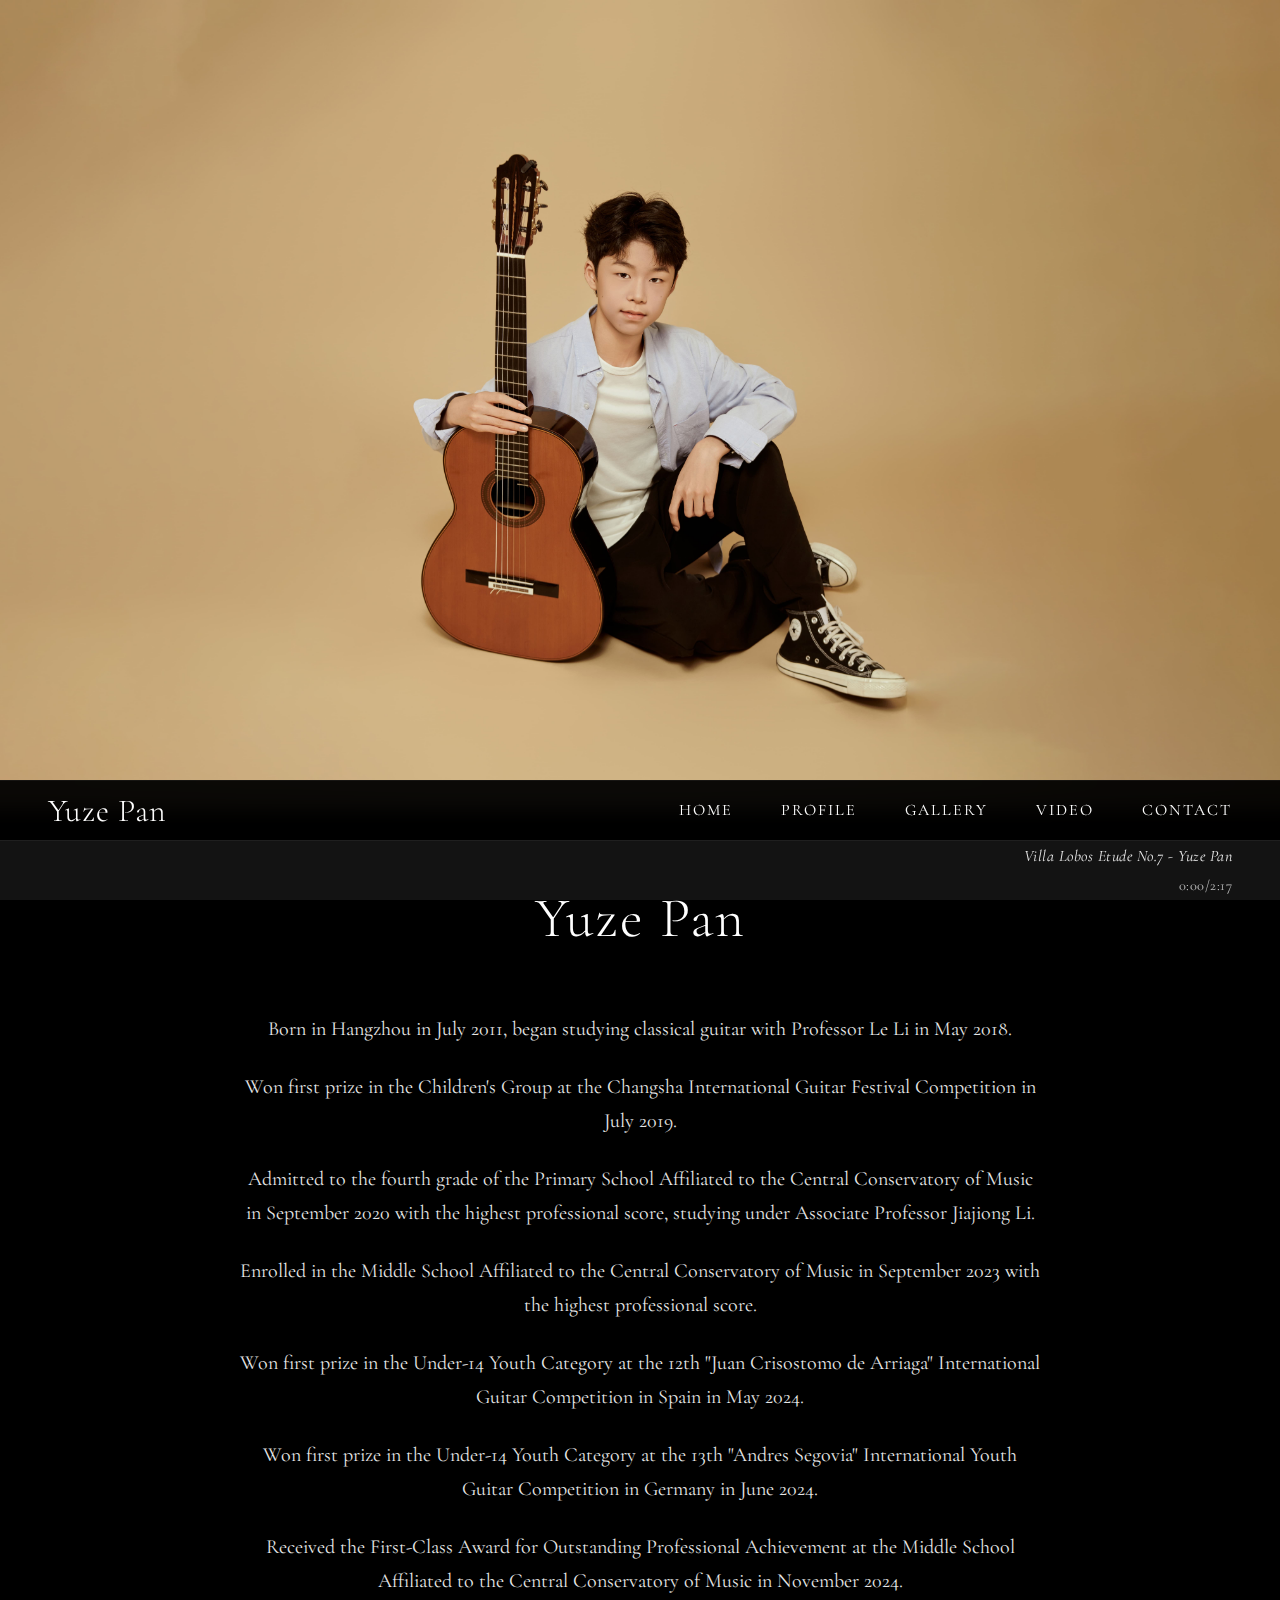
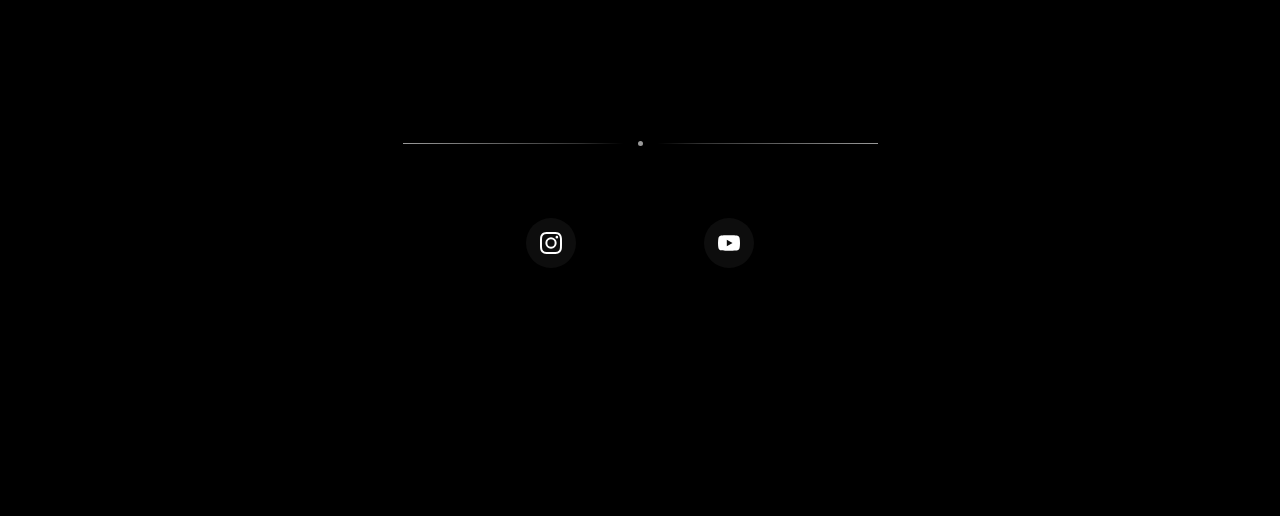
<file: index.html>
<!DOCTYPE html>
<html lang="zh">
<head>
    <meta charset="UTF-8">
    <meta name="viewport" content="width=device-width, initial-scale=1.0">
    
    <script>
      (function() {
        const now = new Date();
        const hour = now.getHours();
        const minute = now.getMinutes();
        const isDayTime = (hour > 6 || (hour === 6 && minute >= 30)) && hour < 18;
        const theme = isDayTime ? 'light' : 'dark';
        document.documentElement.setAttribute('data-theme', theme);
        // console.log('Inline script set theme:', theme); // 调试用
      })();
    </script>
    <title>Yuze Pan | 古典吉他演奏家</title>
    <link href="static/css/main.css" rel="stylesheet">
    <link href="static/css/protection.css" rel="stylesheet">
    <link href="https://fonts.googleapis.com/css2?family=Cormorant+Garamond:wght@300;400;500&display=swap" rel="stylesheet">
    <link rel="icon" href="static/images/favicon.ico" type="image/x-icon">
    <style>
        /* 移除播放器栏样式覆盖,让 CSS 变量生效 */
        /* .player-bar {
            background: #121212 !important; 
            backdrop-filter: none !important; 
            -webkit-backdrop-filter: none !important; 
        } */
    </style>
    <script src="static/js/theme-switcher.js" defer></script>
</head>
<body class="page-transition">
    
    <section id="hero" class="hero-section">
        <img src="static/images/Home.jpg" alt="Yuze Pan - Classical Guitarist" class="hero-image">
    </section>

    <section id="profile" class="profile-section">
        <div class="profile-container">
            <h1 class="profile-name">Yuze Pan</h1>
            
            <div class="profile-items">
                <p class="profile-item">Born in Hangzhou in July 2011, began studying classical guitar with Professor Le Li in May 2018.</p>
                
                <p class="profile-item">Won first prize in the Children's Group at the Changsha International Guitar Festival Competition in July 2019.</p>
                
                <p class="profile-item">Admitted to the fourth grade of the Primary School Affiliated to the Central Conservatory of Music in September 2020 with the highest professional score, studying under Associate Professor Jiajiong Li.</p>
                
                <p class="profile-item">Enrolled in the Middle School Affiliated to the Central Conservatory of Music in September 2023 with the highest professional score.</p>
                
                <p class="profile-item">Won first prize in the Under-14 Youth Category at the 12th "Juan Crisostomo de Arriaga" International Guitar Competition in Spain in May 2024.</p>
                
                <p class="profile-item">Won first prize in the Under-14 Youth Category at the 13th "Andres Segovia" International Youth Guitar Competition in Germany in June 2024.</p>
                
                <p class="profile-item">Received the First-Class Award for Outstanding Professional Achievement at the Middle School Affiliated to the Central Conservatory of Music in November 2024.</p>
            </div>
            
            <div class="profile-divider"><span></span></div>

            <div class="social-links">
                <a href="https://www.instagram.com/yuze_guitarist/" target="_blank" class="social-link" aria-label="Instagram">
                    <svg viewBox="0 0 24 24" fill="currentColor">
                        <path d="M12 2.163c3.204 0 3.584.012 4.85.07 3.252.148 4.771 1.691 4.919 4.919.058 1.265.069 1.645.069 4.849 0 3.205-.012 3.584-.069 4.849-.149 3.225-1.664 4.771-4.919 4.919-1.266.058-1.644.07-4.85.07-3.204 0-3.584-.012-4.849-.07-3.26-.149-4.771-1.699-4.919-4.92-.058-1.265-.07-1.644-.07-4.849 0-3.204.013-3.583.07-4.849.149-3.227 1.664-4.771 4.919-4.919 1.266-.057 1.645-.069 4.849-.069zM12 0C8.741 0 8.333.014 7.053.072 2.695.272.273 2.69.073 7.052.014 8.333 0 8.741 0 12c0 3.259.014 3.668.072 4.948.2 4.358 2.618 6.78 6.98 6.98C8.333 23.986 8.741 24 12 24c3.259 0 3.668-.014 4.948-.072 4.354-.2 6.782-2.618 6.979-6.98.059-1.28.073-1.689.073-4.948 0-3.259-.014-3.667-.072-4.947-.196-4.354-2.617-6.78-6.979-6.98C15.668.014 15.259 0 12 0zm0 5.838a6.162 6.162 0 100 12.324 6.162 6.162 0 000-12.324zM12 16a4 4 0 110-8 4 4 0 010 8zm6.406-11.845a1.44 1.44 0 100 2.881 1.44 1.44 0 000-2.881z"/>
                    </svg>
                </a>
                <a href="https://www.youtube.com/@jerry-yuze731" target="_blank" class="social-link" aria-label="YouTube">
                    <svg viewBox="0 0 24 24" fill="currentColor">
                        <path d="M23.495 6.205a3.007 3.007 0 00-2.088-2.088c-1.87-.501-9.396-.501-9.396-.501s-7.507-.01-9.396.501A3.007 3.007 0 00.527 6.205a31.247 31.247 0 00-.522 5.805 31.247 31.247 0 00.522 5.783 3.007 3.007 0 002.088 2.088c1.868.502 9.396.502 9.396.502s7.506 0 9.396-.502a3.007 3.007 0 002.088-2.088 31.247 31.247 0 00.5-5.783 31.247 31.247 0 00-.5-5.805zM9.609 15.601V8.408l6.264 3.602z"/>
                    </svg>
                </a>
            </div>
        </div>
    </section>

    <div class="nav-bar">
        <div class="nav-logo">Yuze Pan</div>
        <nav class="nav-menu">
            <a href="#hero" class="nav-item">HOME</a>
            <a href="#profile" class="nav-item">PROFILE</a>
            <a href="gallery.html" class="nav-item">GALLERY</a>
            <a href="video.html" class="nav-item">VIDEO</a>
            <a href="contact.html" class="nav-item">CONTACT</a>
        </nav>
    </div>

    <div class="player-bar continue-on-exit">
        <div class="player-controls">
            <button class="player-btn prev-btn" aria-label="上一首"></button>
            <button class="player-btn play-btn" aria-label="播放/暂停"></button>
            <button class="player-btn next-btn" aria-label="下一首"></button>
        </div>
        <div class="player-info">
            <span class="track-name"></span>
            <span class="track-time">0:00/0:00</span>
        </div>
    </div>

    <script src="static/js/player.js"></script>
    <script src="static/js/protection.js"></script>
    <script>
        // 平滑滚动
        document.querySelectorAll('a[href^="#"]').forEach(anchor => {
            anchor.addEventListener('click', function(e) {
                e.preventDefault();
                const target = document.querySelector(this.getAttribute('href'));
                if (target) {
                    target.scrollIntoView({
                        behavior: 'smooth'
                    });
                }
            });
        });
        
        // 激活当前导航项
        const navItems = document.querySelectorAll('.nav-item');
        window.addEventListener('scroll', () => {
            let current = '';
            const sections = document.querySelectorAll('section');
            
            sections.forEach(section => {
                const sectionTop = section.offsetTop;
                const sectionHeight = section.clientHeight;
                if (pageYOffset >= (sectionTop - sectionHeight / 3)) {
                    current = section.getAttribute('id');
                }
            });
            
            navItems.forEach(item => {
                item.classList.remove('active');
                if (item.getAttribute('href').includes(current)) {
                    item.classList.add('active');
                }
            });
        });
    </script>
</body>
</html>
</file>
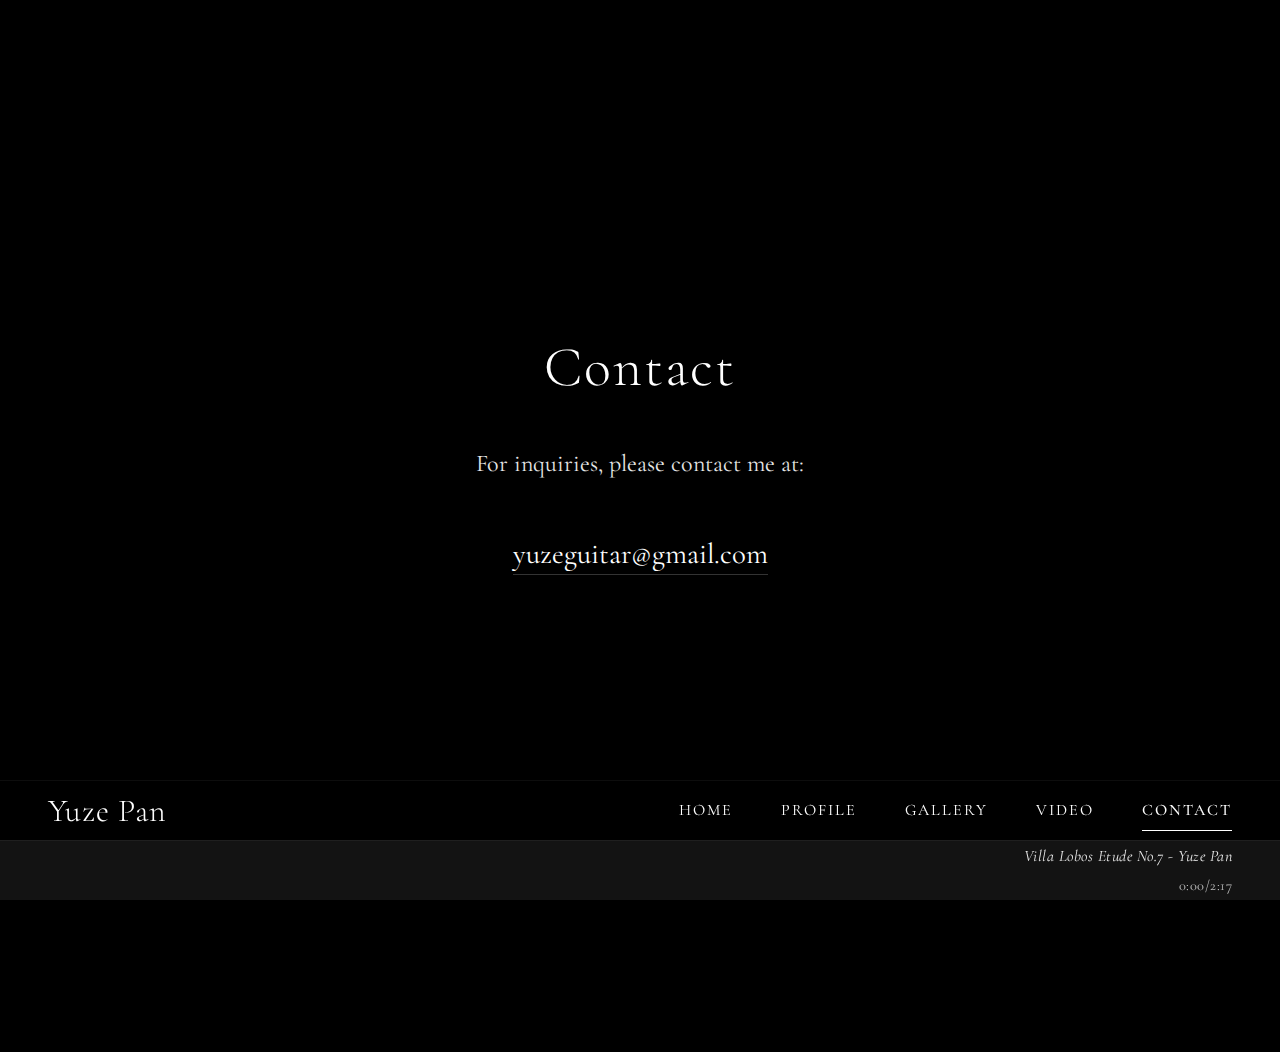
<file: contact.html>
<!DOCTYPE html>
<html lang="zh">
<head>
    <meta charset="UTF-8">
    <meta name="viewport" content="width=device-width, initial-scale=1.0">
    
    <script>
      (function() {
        const now = new Date();
        const hour = now.getHours();
        const minute = now.getMinutes();
        const isDayTime = (hour > 6 || (hour === 6 && minute >= 30)) && hour < 18;
        const theme = isDayTime ? 'light' : 'dark';
        document.documentElement.setAttribute('data-theme', theme);
        // console.log('Inline script set theme:', theme); // 调试用
      })();
    </script>
    <title>Contact - Yuze Pan | Classical Guitarist</title>
    <link href="static/css/main.css" rel="stylesheet">
    <link href="static/css/protection.css" rel="stylesheet">
    <link href="https://fonts.googleapis.com/css2?family=Cormorant+Garamond:wght@300;400;500&display=swap" rel="stylesheet">
    <link rel="icon" href="static/images/favicon.ico" type="image/x-icon">
    <style>
        /* 移除播放器栏样式覆盖,让 CSS 变量生效 */
        /* .player-bar {
            background: #121212 !important; 
            backdrop-filter: none !important; 
            -webkit-backdrop-filter: none !important; 
        } */
    </style>
    <script src="static/js/theme-switcher.js" defer></script>
</head>
<body class="page-transition">
    
    <section class="contact-section">
        <div class="contact-container">
            <h1 class="contact-title">Contact</h1>
            <p class="contact-text">For inquiries, please contact me at:</p>
            <div class="contact-email">
                <a href="mailto:yuzeguitar@gmail.com">yuzeguitar@gmail.com</a>
            </div>
        </div>
    </section>

    <div class="nav-bar">
        <div class="nav-logo">Yuze Pan</div>
        <nav class="nav-menu">
            <a href="index.html#hero" class="nav-item">HOME</a>
            <a href="index.html#profile" class="nav-item">PROFILE</a>
            <a href="gallery.html" class="nav-item">GALLERY</a>
            <a href="video.html" class="nav-item">VIDEO</a>
            <a href="contact.html" class="nav-item active">CONTACT</a>
        </nav>
    </div>

    <div class="player-bar continue-on-exit">
        <div class="player-controls">
            <button class="player-btn prev-btn" aria-label="上一首"></button>
            <button class="player-btn play-btn" aria-label="播放/暂停"></button>
            <button class="player-btn next-btn" aria-label="下一首"></button>
        </div>
        <div class="player-info">
            <span class="track-name"></span>
            <span class="track-time">0:00/0:00</span>
        </div>
    </div>

    <script src="static/js/player.js"></script>
    <script src="static/js/protection.js"></script>
</body>
</html>
</file>
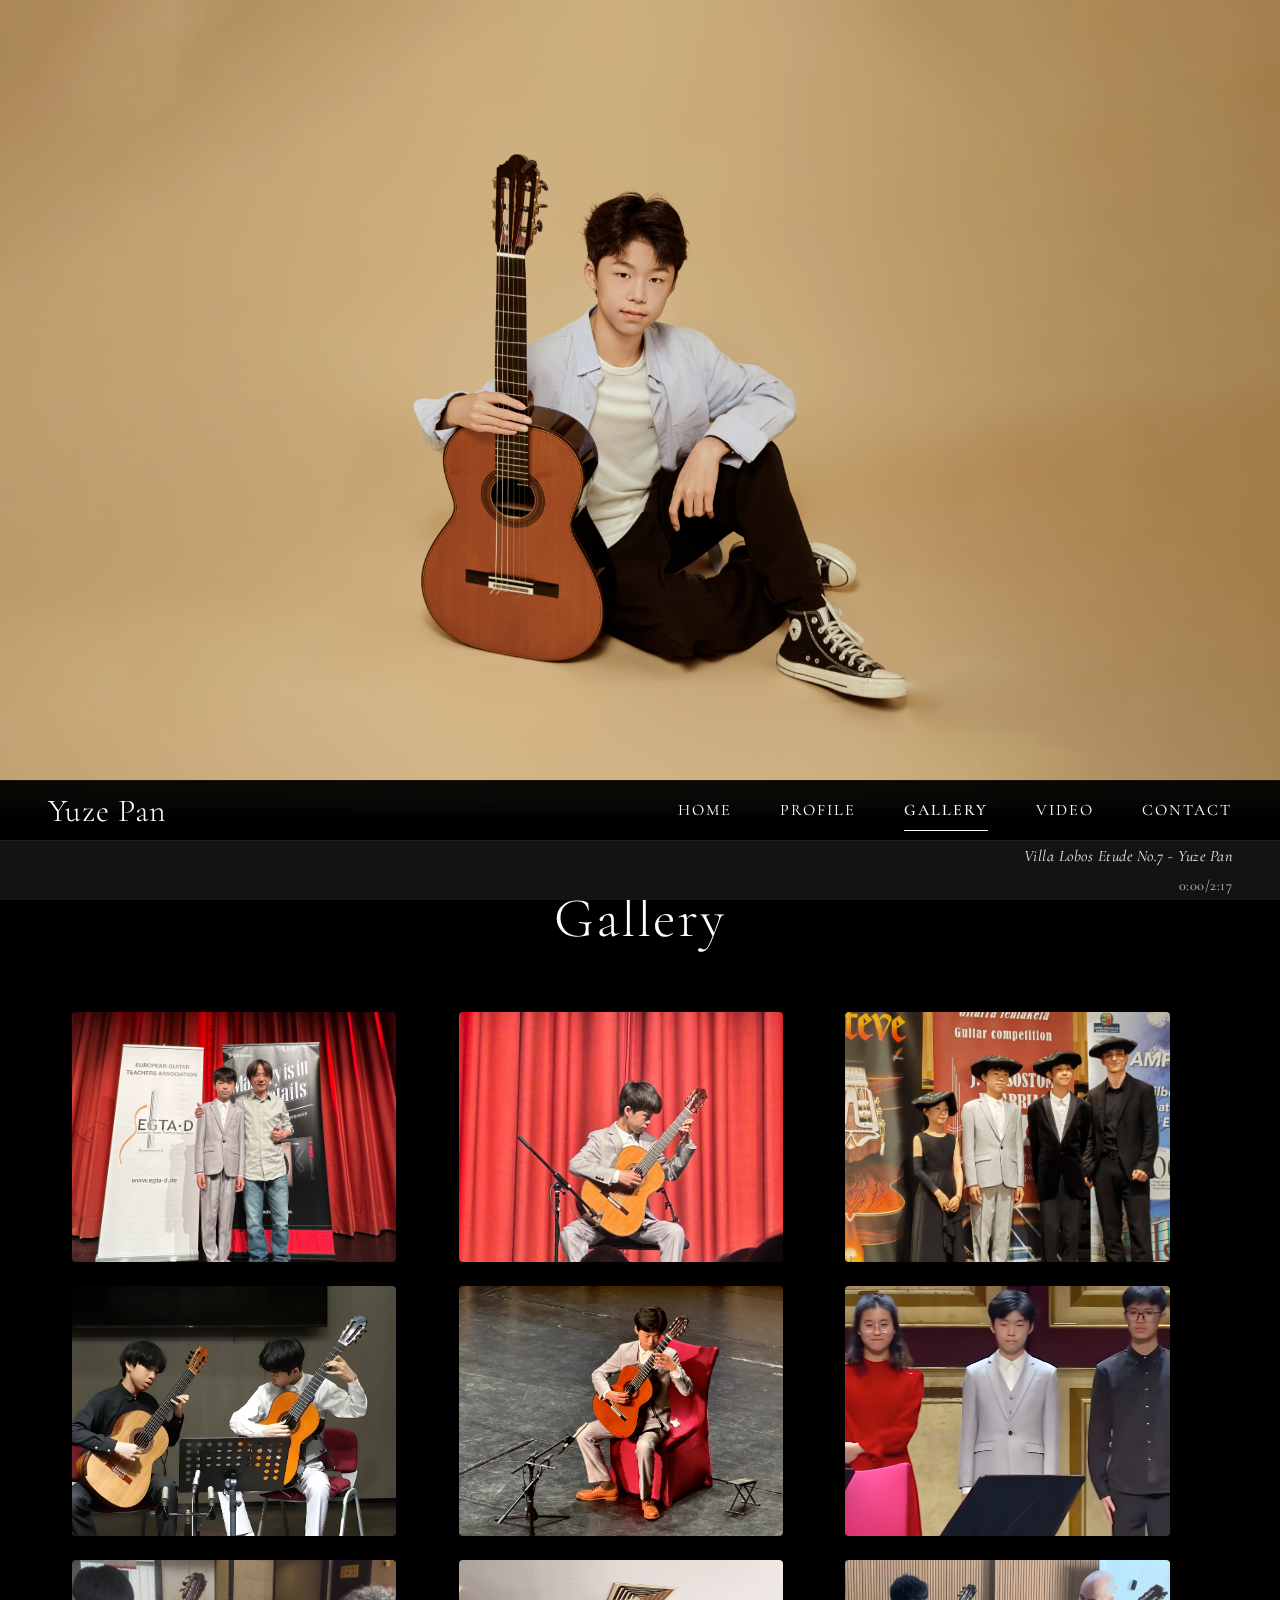
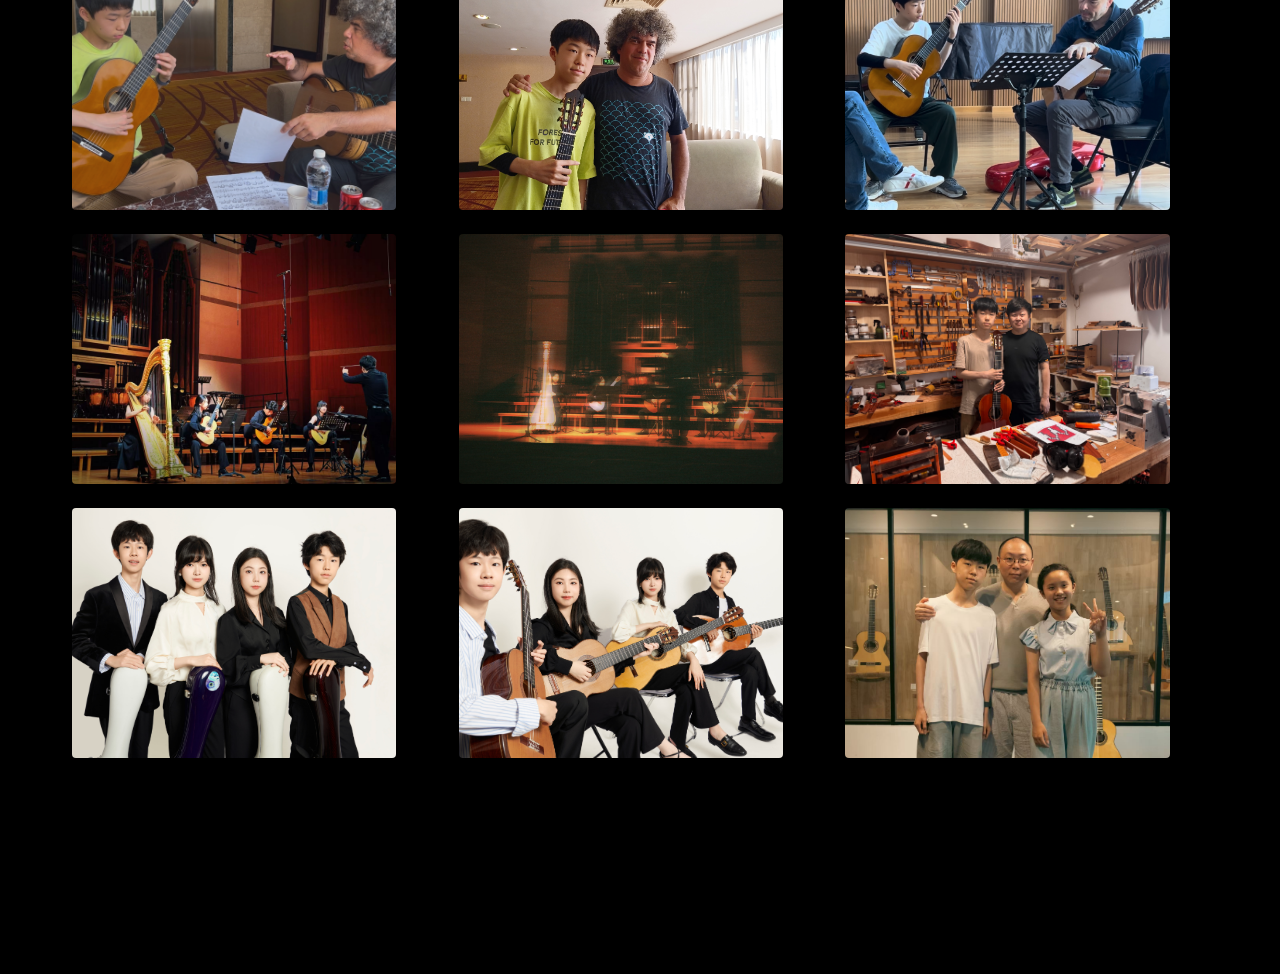
<file: gallery.html>
<!DOCTYPE html>
<html lang="zh">
<head>
    <meta charset="UTF-8">
    <meta name="viewport" content="width=device-width, initial-scale=1.0">
    
    <script>
      (function() {
        const now = new Date();
        const hour = now.getHours();
        const minute = now.getMinutes();
        const isDayTime = (hour > 6 || (hour === 6 && minute >= 30)) && hour < 18;
        const theme = isDayTime ? 'light' : 'dark';
        document.documentElement.setAttribute('data-theme', theme);
        // console.log('Inline script set theme:', theme); // 调试用
      })();
    </script>
    <title>Gallery - Yuze Pan | 古典吉他演奏家</title>
    <link href="static/css/main.css" rel="stylesheet">
    <link href="static/css/protection.css" rel="stylesheet">
    <link href="https://fonts.googleapis.com/css2?family=Cormorant+Garamond:wght@300;400;500&display=swap" rel="stylesheet">
    <link rel="icon" href="static/images/favicon.ico" type="image/x-icon">
    <script src="static/js/theme-switcher.js" defer></script>
    <style>
        /* 画廊特定样式 */
        .gallery-section {
            padding: 4rem 0 4rem;
            background: var(--primary-color);
            position: relative;
        }
        
        .gallery-container {
            max-width: 1200px;
            margin: 0 auto;
            padding: 0 2rem;
            animation: fadeIn 1s ease;
        }
        
        .gallery-title {
            text-align: center;
            font-size: 3.5rem;
            font-weight: 300;
            margin-bottom: 3rem;
            letter-spacing: 2px;
        }
        
        .gallery-grid {
            display: grid;
            grid-template-columns: repeat(3, 1fr);
            gap: 1.5rem;
            margin-top: 2rem;
        }
        
        .gallery-item {
            position: relative;
            overflow: hidden;
            border-radius: 4px;
            aspect-ratio: 324.34/250; /* 横向长方形比例 */
            transition: transform 0.3s ease, box-shadow 0.3s ease;
            background: rgba(0, 0, 0, 0.2);
            height: 250px;
            user-select: none; /* 防止选择 */
            -webkit-user-select: none;
            -webkit-touch-callout: none; /* 防止iOS设备上的长按菜单 */
            -webkit-user-drag: none; /* 防止拖拽 */
        }
        
        .gallery-item:hover {
            transform: translateY(-5px);
            box-shadow: 0 10px 30px rgba(0, 0, 0, 0.3);
        }
        
        .gallery-item img {
            width: 100%;
            height: 100%;
            object-fit: cover;
            object-position: center;
            transition: transform 0.5s ease, opacity 0.3s ease;
            opacity: 0;
            pointer-events: none; /* 防止直接与图片交互 */
            user-select: none;
            -webkit-user-select: none;
            -webkit-touch-callout: none;
            -webkit-user-drag: none;
        }
        
        .gallery-item.loaded img {
            opacity: 1;
        }

        .gallery-item:hover img {
            transform: scale(1.05);
        }
        
        /* 图片保护层 */
        .gallery-item::after {
            content: '';
            position: absolute;
            top: 0;
            left: 0;
            right: 0;
            bottom: 0;
            z-index: 1;
            pointer-events: auto; /* 确保点击事件仍然有效 */
        }
        
        .gallery-item-overlay {
            position: absolute;
            bottom: 0;
            left: 0;
            width: 100%;
            padding: 1.5rem 1.5rem 1rem;
            background: linear-gradient(to top, rgba(0, 0, 0, 0.9) 0%, rgba(0, 0, 0, 0) 100%);
            opacity: 0;
            transition: transform 0.3s ease, opacity 0.3s ease;
            transform: translateY(20px);
            display: flex;
            flex-direction: column;
            justify-content: flex-end;
            z-index: 2; /* 确保在保护层之上 */
        }
        
        .gallery-item:hover .gallery-item-overlay {
            opacity: 1;
            transform: translateY(0);
        }
        
        .gallery-item-title {
            font-size: 1.1rem;
            margin-bottom: 0.3rem;
            line-height: 1.4;
        }

        .gallery-item-description {
            font-size: 0.9rem;
            opacity: 0.8;
        }
        
        .gallery-item.loading:before {
            content: '';
            position: absolute;
            top: 50%;
            left: 50%;
            width: 30px;
            height: 30px;
            border: 2px solid rgba(255, 255, 255, 0.1);
            border-top-color: var(--secondary-color);
            border-radius: 50%;
            animation: spin 1s linear infinite;
            transform: translate(-50%, -50%);
        }
        
        @keyframes spin {
            to { transform: translate(-50%, -50%) rotate(360deg); }
        }
        
        /* 响应式设计 */
        @media (max-width: 900px) {
            .gallery-grid {
                grid-template-columns: repeat(2, 1fr);
                gap: 1.5rem;
            }
        }
        
        @media (max-width: 600px) {
            .gallery-title {
                font-size: 2.5rem;
                margin-bottom: 2rem;
            }
        }
        
        @media (max-width: 480px) {
            .gallery-grid {
                grid-template-columns: 1fr;
                gap: 1.5rem;
                justify-items: center; /* 确保网格子项居中 */
            }
            
            .gallery-container {
                padding: 0 1rem;
            }
            
            .gallery-item {
                width: 100%; /* 确保项目宽度100% */
                max-width: 320px; /* 设置最大宽度以确保不会太宽 */
                margin: 0 auto; /* 左右自动边距实现居中 */
            }
            
            .gallery-item-title {
                font-size: 1rem;
            }
            
            .gallery-title {
                font-size: 2rem;
            }
        }
        
        /* 播放器栏样式覆盖 - 已移除,由 main.css 控制 */
    </style>
</head>
<body class="page-transition">
    
    <section id="hero" class="hero-section">
        <img src="static/images/Home.jpg" alt="Yuze Pan - Classical Guitarist" class="hero-image">
    </section>

    <section class="gallery-section">
        <div class="gallery-container">
            <h1 class="gallery-title">Gallery</h1>

            <div class="gallery-grid" id="gallery-grid">
                
            </div>
        </div>
    </section>

    <div class="nav-bar">
        <div class="nav-logo">Yuze Pan</div>
        <nav class="nav-menu">
            <a href="index.html#hero" class="nav-item">HOME</a>
            <a href="index.html#profile" class="nav-item">PROFILE</a>
            <a href="gallery.html" class="nav-item active">GALLERY</a>
            <a href="video.html" class="nav-item">VIDEO</a>
            <a href="contact.html" class="nav-item">CONTACT</a>
        </nav>
    </div>

    <div class="player-bar continue-on-exit">
        <div class="player-controls">
            <button class="player-btn prev-btn" aria-label="上一首"></button>
            <button class="player-btn play-btn" aria-label="播放/暂停"></button>
            <button class="player-btn next-btn" aria-label="下一首"></button>
        </div>
        <div class="player-info">
            <span class="track-name"></span>
            <span class="track-time">0:00/0:00</span>
        </div>
    </div>

    <script src="static/js/player.js"></script>
    <script src="static/js/protection.js"></script>
    <script>
        document.addEventListener('DOMContentLoaded', function() {
            // 所有图片数据
            const galleryImages = [
                {
                    id: 1,
                    src: 'static/images/gallery/Segovia International Guitar Competition Monheim,Germany.jpg',
                    title: 'Segovia International Guitar Competition in Germany',
                    description: 'Award ceremony with Professor Li Jiajiong'
                },
                {
                    id: 2,
                    src: 'static/images/gallery/Segovia International Guitar Competition Winners\' Concert.jpg',
                    title: 'Segovia International Guitar Competition Winners\' Concert',
                    description: 'Performance at the winners\' concert after the competition'
                },
                {
                    id: 3,
                    src: 'static/images/gallery/Photos of the "Juan Crisostomo de Arriaga" International Guitar Competition in Spain.jpg',
                    title: '"Juan Crisostomo de Arriaga" International Guitar Competition in Spain',
                    description: 'Award ceremony at the Spanish competition'
                },
                {
                    id: 4,
                    src: 'static/images/gallery/Concert at Hangzhou.jpg',
                    title: 'Concert in Hangzhou',
                    description: 'Classical guitar concert held in Hangzhou'
                },
                {
                    id: 5,
                    src: 'static/images/gallery/Hua Bin Opera House Future Stars Performance Photo.jpg',
                    title: 'Future Stars Performance at Hua Bin Opera House',
                    description: 'Performance at the Future Stars concert series in Beijing Hua Bin Opera House'
                },
                {
                    id: 6,
                    src: 'static/images/gallery/Hua Bin Opera House Future Stars Performance Group Photo.jpg',
                    title: 'Future Stars Group Photo at Hua Bin Opera House',
                    description: 'Group photo after the Future Stars concert series'
                },
                {
                    id: 7,
                    src: 'static/images/gallery/judicael_perroy_masterclass_changsha_hunan_china.jpg',
                    title: 'Masterclass with Judicael Perroy',
                    description: 'Participating in internationally renowned guitarist Judicael Perroy\'s masterclass in Changsha, Hunan'
                },
                {
                    id: 8,
                    src: 'static/images/gallery/photo_with_professor_judicael_perroy_changsha_hunan_china.JPG',
                    title: 'With Professor Judicael Perroy',
                    description: 'Photo with internationally renowned guitar master Judicael Perroy in Changsha, Hunan'
                },
                {
                    id: 9,
                    src: 'static/images/gallery/Masterclass by Professor Lorenzo Micheli, Central Conservatory of Music Middle School, Beijing.jpg',
                    title: 'Masterclass with Professor Lorenzo Micheli',
                    description: 'Receiving guidance from Professor Lorenzo Micheli at the Middle School Affiliated to the Central Conservatory of Music'
                },
                {
                    id: 10,
                    src: 'static/images/gallery/Performing "Genesis" at the Concert Hall of the Central Conservatory of Music Affiliated Middle School1 .JPG',
                    title: 'Performing "Genesis" at Central Conservatory Concert Hall',
                    description: 'Solo performance of "Genesis" at the Concert Hall of the Central Conservatory of Music Affiliated Middle School'
                },
                {
                    id: 11,
                    src: 'static/images/gallery/Performing "Genesis" at the Concert Hall of the Central Conservatory of Music Affiliated Middle School2.jpg',
                    title: 'Performing "Genesis" - Concert Moment',
                    description: 'Another moment from the "Genesis" performance at the Central Conservatory of Music Affiliated Middle School'
                },
                {
                    id: 12,
                    src: 'static/images/gallery/Photo with luthier Mo Guofang in Huzhou, China.jpg',
                    title: 'With Luthier Mo Guofang in Huzhou',
                    description: 'Meeting with renowned guitar maker Mo Guofang in Huzhou, China'
                },
                {
                    id: 13,
                    src: 'static/images/gallery/Our Quartet1.jpg',
                    title: 'Our Quartet',
                    description: 'Group photo with our guitar quartet members'
                },
                {
                    id: 14,
                    src: 'static/images/gallery/Our Quartet2.jpg',
                    title: 'Quartet Group Photo',
                    description: 'Another group photo with our guitar quartet'
                },
                {
                    id: 15,
                    src: 'static/images/gallery/Pictured with Teacher Guan Cang in Suzhou, China.JPG',
                    title: 'With Teacher Guan Cang in Suzhou',
                    description: 'Photo with esteemed guitar teacher Guan Cang in Suzhou, China'
                }
            ];
            
            // 获取DOM元素
            const galleryGrid = document.getElementById('gallery-grid');
            
            // 渲染所有图片
            function renderGallery() {
                // 添加所有图片
                galleryImages.forEach(image => {
                    // 创建图片项
                    const galleryItem = document.createElement('div');
                    galleryItem.className = 'gallery-item loading';
                    galleryItem.dataset.id = image.id;
                    
                    // 创建图片元素
                    const img = document.createElement('img');
                    img.src = image.src;
                    img.alt = image.title;
                    img.loading = 'lazy';
                    img.draggable = false; // 防止拖拽
                    
                    // 图片加载处理
                    img.onload = function() {
                        galleryItem.classList.remove('loading');
                        galleryItem.classList.add('loaded');
                    };
                    
                    img.onerror = function() {
                        galleryItem.classList.remove('loading');
                        galleryItem.innerHTML = '<p style="padding: 2rem; text-align: center;">Image failed to load</p>';
                    };
                    
                    // 创建悬停显示的叠加层
                    const overlay = document.createElement('div');
                    overlay.className = 'gallery-item-overlay';
                    
                    // 标题
                    const title = document.createElement('h3');
                    title.className = 'gallery-item-title';
                    title.textContent = image.title;
                    
                    // 描述(如果有)
                    if (image.description) {
                        const description = document.createElement('p');
                        description.className = 'gallery-item-description';
                        description.textContent = image.description;
                        overlay.appendChild(title);
                        overlay.appendChild(description);
                    } else {
                        overlay.appendChild(title);
                    }
                    
                    // 组装项目
                    galleryItem.appendChild(img);
                    galleryItem.appendChild(overlay);
                    galleryGrid.appendChild(galleryItem);
                });
            }
            
            // 初始加载所有图片
            renderGallery();
            
            // 禁用右键菜单
            document.addEventListener('contextmenu', function(e) {
                // 检查事件源是否为图片或图片容器
                if (e.target.tagName === 'IMG' || e.target.classList.contains('gallery-item') || 
                    e.target.closest('.gallery-item')) {
                    e.preventDefault();
                    return false;
                }
            });
            
            // 防止长按事件(移动端)
            document.addEventListener('touchstart', function(e) {
                if (e.target.tagName === 'IMG' || e.target.classList.contains('gallery-item') || 
                    e.target.closest('.gallery-item')) {
                    // 添加长按标志
                    e.target.longPress = false;
                    e.target.longPressTimer = setTimeout(function() {
                        e.target.longPress = true;
                    }, 500);
                }
            }, { passive: false });
            
            document.addEventListener('touchend', function(e) {
                if (e.target.tagName === 'IMG' || e.target.classList.contains('gallery-item') || 
                    e.target.closest('.gallery-item')) {
                    clearTimeout(e.target.longPressTimer);
                    if (e.target.longPress) {
                        e.preventDefault();
                        return false;
                    }
                }
            }, { passive: false });
            
            document.addEventListener('touchmove', function(e) {
                if (e.target.tagName === 'IMG' || e.target.classList.contains('gallery-item') || 
                    e.target.closest('.gallery-item')) {
                    clearTimeout(e.target.longPressTimer);
                }
            }, { passive: true });
        });
    </script>
</body>
</html>
</file>
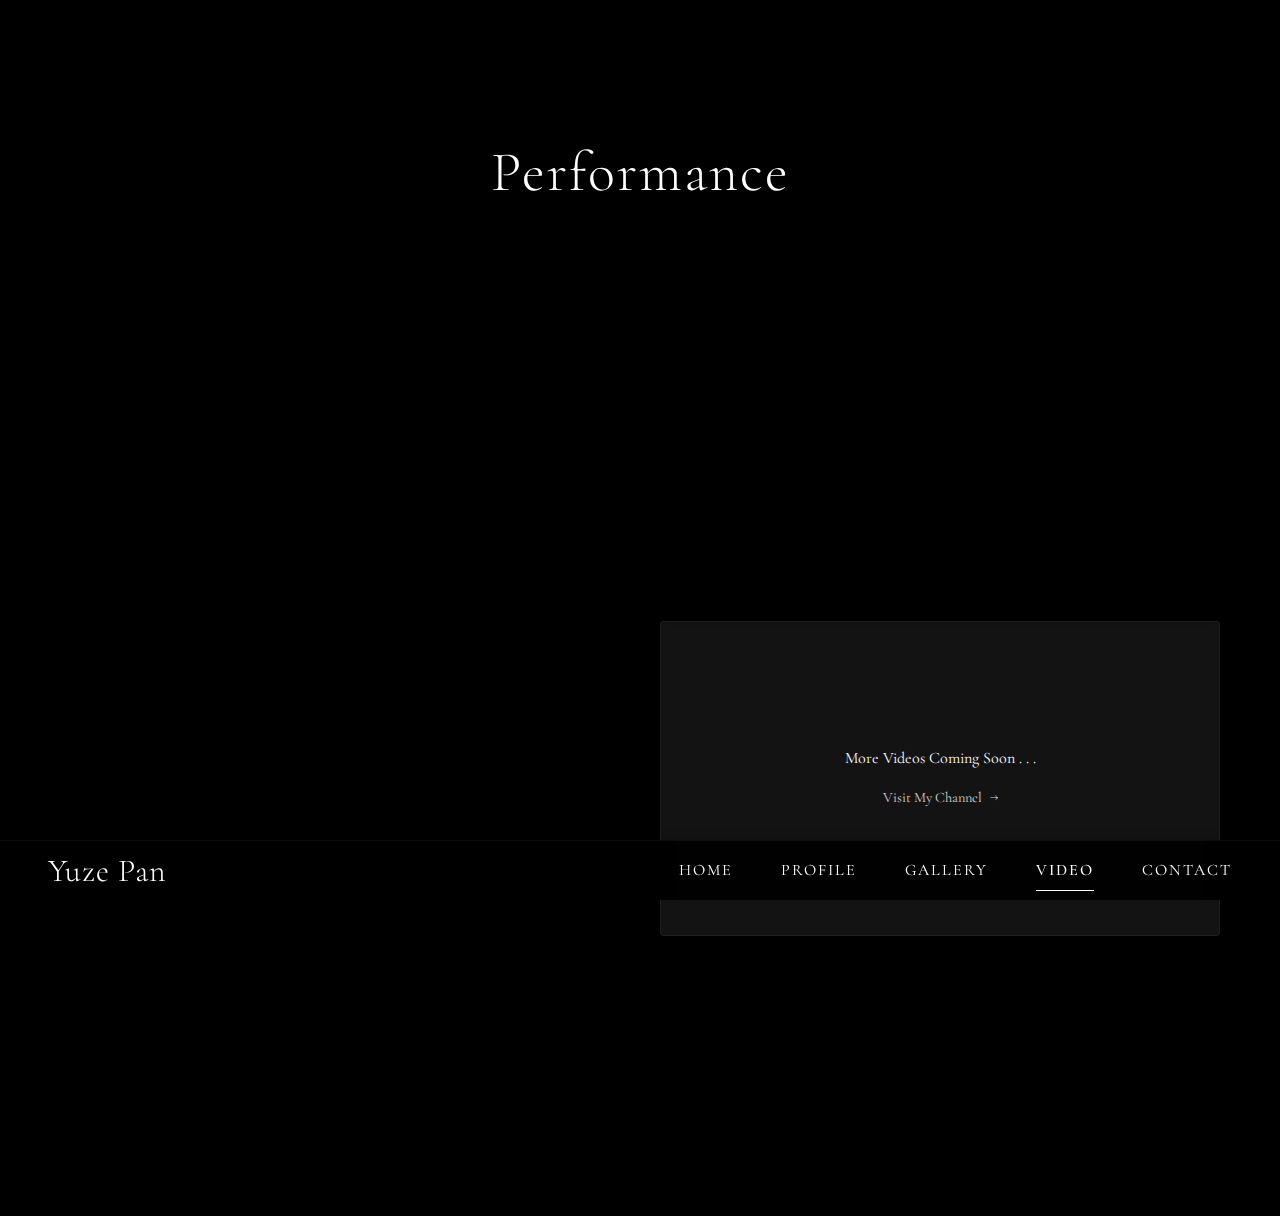
<file: video.html>
<!DOCTYPE html>
<html lang="zh">
<head>
    <meta charset="UTF-8">
    <meta name="viewport" content="width=device-width, initial-scale=1.0">
    
    <script>
      (function() {
        const now = new Date();
        const hour = now.getHours();
        const minute = now.getMinutes();
        const isDayTime = (hour > 6 || (hour === 6 && minute >= 30)) && hour < 18;
        const theme = isDayTime ? 'light' : 'dark';
        document.documentElement.setAttribute('data-theme', theme);
        // console.log('Inline script set theme:', theme); // 调试用
      })();
    </script>
    <title>Video - Yuze Pan | 古典吉他演奏家</title>
    <link href="static/css/main.css" rel="stylesheet">
    <link href="static/css/protection.css" rel="stylesheet">
    <link href="https://fonts.googleapis.com/css2?family=Cormorant+Garamond:wght@300;400;500&display=swap" rel="stylesheet">
    <link rel="icon" href="static/images/favicon.ico" type="image/x-icon">
    <script src="static/js/theme-switcher.js" defer></script>
    <style>
        /* 移除播放器栏样式覆盖,让 CSS 变量生效 */
        /* .player-bar {
            background: #121212 !important; 
            backdrop-filter: none !important; 
            -webkit-backdrop-filter: none !important; 
        } */
        
        /* 增加Performance标题下边距 */
        .video-title {
            margin-bottom: 3rem;
        }
        
        /* YouTube视频容器样式 */
        .video-wrapper {
            position: relative;
            width: 560px; /* 固定宽度560px */
            height: 315px; /* 标准高度315px */
            margin: 0 auto;
            overflow: hidden;
            background: #000;
            border-radius: 4px;
            box-shadow: 0 15px 30px rgba(0, 0, 0, 0.3);
        }
        
        .video-wrapper iframe {
            position: absolute;
            top: 0;
            left: 0;
            width: 100%;
            height: 100%;
            border: 0;
        }
        
        /* 视频网格布局 */
        .videos-grid {
            display: grid;
            grid-template-columns: 560px 560px; /* 固定列宽 */
            grid-template-rows: 315px 315px; /* 固定行高 */
            gap: 2.5rem;
            max-width: 1400px;
            margin: 2rem auto 0;
            padding: 0 2rem;
            align-items: start;
            justify-content: center;
        }
        
        /* 主视频容器 */
        .main-video {
            grid-column: 1;
            grid-row: 1 / 3; /* 占据两行空间 */
        }
        
        .main-video .video-wrapper {
            width: 560px;
            height: calc(630px + 2.5rem); /* 两个视频高度 + 间距 */
            max-width: none;
        }
        
        /* 第二个视频容器 */
        .second-video {
            grid-column: 2;
            grid-row: 1;
        }
        
        /* 更多视频按钮容器 */
        .more-videos-button {
            grid-column: 2;
            grid-row: 2;
            display: flex;
            flex-direction: column;
            justify-content: center;
            align-items: center;
            background: var(--player-bg);
            border-radius: 4px;
            width: 560px;
            height: 315px; /* 与第二个视频同样高度 */
            text-decoration: none;
            color: var(--secondary-color);
            transition: all 0.3s ease;
            border: 1px solid var(--nav-border);
            cursor: pointer;
            padding: 1.5rem;
            text-align: center;
            margin: 0 auto;
        }
        
        .more-videos-button:hover {
            background: var(--link-bg-hover);
            transform: translateY(-2px);
            box-shadow: 0 8px 25px rgba(0, 0, 0, 0.2);
        }
        
        .more-videos-text {
            font-size: 1rem;
            margin-bottom: 1rem;
            line-height: 1.4;
            font-weight: 400;
        }
        
        .more-videos-link {
            display: flex;
            align-items: center;
            gap: 0.5rem;
            font-size: 0.9rem;
            opacity: 0.8;
            transition: opacity 0.3s ease;
        }
        
        .more-videos-button:hover .more-videos-link {
            opacity: 1;
        }
        
        .arrow-icon {
            font-size: 0.8rem;
        }
        
        /* 响应式布局 */
        @media (max-width: 1200px) {
            .videos-grid {
                grid-template-columns: 1fr 1fr;
                grid-template-rows: auto auto;
                max-width: 100%;
                padding: 0 1rem;
            }
            
            .video-wrapper {
                width: 100%;
                height: auto;
                aspect-ratio: 560/315;
                max-width: 560px;
            }
            
            .main-video .video-wrapper {
                width: 100%;
                height: auto;
                aspect-ratio: 560/630; /* 相当于两个视频的高度比例 */
                max-width: 560px;
            }
            
            .more-videos-button {
                width: 100%;
                height: auto;
                aspect-ratio: 560/315;
                max-width: 560px;
            }
        }
        
        @media (max-width: 768px) {
            .videos-grid {
                grid-template-columns: 1fr;
                grid-template-rows: auto auto auto;
                gap: 2.5rem;
                padding: 0 1rem;
                margin-top: 2rem;
            }
            
            .main-video {
                grid-column: 1;
                grid-row: 1;
            }
            
            .main-video .video-wrapper {
                aspect-ratio: 560/315; /* 移动端恢复标准比例 */
            }
            
            .second-video {
                grid-column: 1;
                grid-row: 2;
            }
            
            .more-videos-button {
                grid-column: 1;
                grid-row: 3;
                max-width: 100%;
                margin: 0 auto;
            }
            
            .video-wrapper {
                max-width: 100%;
                width: 100%;
            }
        }
        
        @media (max-width: 480px) {
            .videos-grid {
                gap: 2rem;
                padding: 0 0.5rem;
                margin-top: 1.5rem;
            }
            
            .video-title {
                margin-bottom: 2rem;
            }
            
            .more-videos-text {
                font-size: 0.95rem;
            }
            
            .more-videos-link {
                font-size: 0.85rem;
            }
        }
        
        /* 链接阻止层样式 */
        .link-blocker-overlay {
            position: fixed;
            top: 0;
            left: 0;
            width: 100%;
            height: 100%;
            background: rgba(0,0,0,0.7);
            z-index: 9999;
            display: flex;
            align-items: center;
            justify-content: center;
            opacity: 0;
            pointer-events: none;
            transition: opacity 0.3s ease;
        }
        
        .link-blocker-overlay.active {
            opacity: 1;
            pointer-events: auto;
        }
        
        .link-blocker-message {
            background: #fff;
            color: #000;
            padding: 20px 30px;
            border-radius: 4px;
            max-width: 90%;
            text-align: center;
            font-size: 1.1rem;
            box-shadow: 0 5px 15px rgba(0,0,0,0.3);
            animation: messageAppear 0.3s forwards;
        }
        
        @keyframes messageAppear {
            from { transform: translateY(-20px); opacity: 0; }
            to { transform: translateY(0); opacity: 1; }
        }
        
        /* 防止右键菜单 */
        .video-wrapper {
            user-select: none;
            -webkit-user-select: none;
            -moz-user-select: none;
            -ms-user-select: none;
        }
        
        /* 防止视频互动区域移动 */
        .video-interaction-blocker {
            position: absolute;
            top: 0;
            left: 0;
            width: 100%;
            height: 100%;
            z-index: 10;
            /* 允许点击通过到视频区域,但阻止拖拽等操作 */
            pointer-events: none;
        }
        
        /* 视频结束保护层样式 */
        .video-end-protection-overlay {
            background: transparent;
            pointer-events: auto;
            z-index: 1000;
        }
    </style>
</head>
<body class="video-page page-transition">
    
    <section class="video-section">
        <div class="video-container">
            <h1 class="video-title">Performance</h1>
            
            <div class="videos-grid">
                <div class="main-video">
                    <div class="video-wrapper">
                        <iframe src="https://www.youtube-nocookie.com/embed/7NrO3vBjsos?rel=0&showinfo=0&modestbranding=1&controls=1&disablekb=1&fs=1&iv_load_policy=3&hl=en&cc_load_policy=0&color=white&si=ySLLulDdZ9ryJWZO" title="Yuze Pan - Classical Guitar Performance" frameborder="0" allow="accelerometer; autoplay; clipboard-write; encrypted-media; gyroscope; picture-in-picture; web-share" referrerpolicy="strict-origin-when-cross-origin" allowfullscreen></iframe>
                        <div class="video-interaction-blocker"></div>
                    </div>
                </div>
                <div class="second-video">
                    <div class="video-wrapper">
                        <iframe src="https://www.youtube-nocookie.com/embed/zRYXrO8dtoo?si=xcKzDoC2jurBAwLp" title="YouTube video player" frameborder="0" allow="accelerometer; autoplay; clipboard-write; encrypted-media; gyroscope; picture-in-picture; web-share" referrerpolicy="strict-origin-when-cross-origin" allowfullscreen></iframe>
                        <div class="video-interaction-blocker"></div>
                    </div>
                </div>
                <a href="https://www.youtube.com/@jerry-yuze731" target="_blank" rel="noopener noreferrer" class="more-videos-button">
                    <div class="more-videos-text">More Videos Coming Soon   .   .   .</div>
                    <div class="more-videos-link">
                        Visit My Channel <span class="arrow-icon">→</span>
                    </div>
                </a>
            </div>
        </div>
    </section>

    <div class="link-blocker-overlay" id="linkBlockerOverlay">
        <div class="link-blocker-message">
            External links are not allowed.
        </div>
    </div>

    <div class="nav-bar">
        <div class="nav-logo">Yuze Pan</div>
        <nav class="nav-menu">
            <a href="index.html#hero" class="nav-item">HOME</a>
            <a href="index.html#profile" class="nav-item">PROFILE</a>
            <a href="gallery.html" class="nav-item">GALLERY</a>
            <a href="video.html" class="nav-item active">VIDEO</a>
            <a href="contact.html" class="nav-item">CONTACT</a>
        </nav>
    </div>

    <div class="player-bar continue-on-exit">
        <div class="player-controls">
            <button class="player-btn prev-btn" aria-label="上一首"></button>
            <button class="player-btn play-btn" aria-label="播放/暂停"></button>
            <button class="player-btn next-btn" aria-label="下一首"></button>
        </div>
        <div class="player-info">
            <span class="track-name"></span>
            <span class="track-time">0:00/0:00</span>
        </div>
    </div>

    <script src="static/js/player.js"></script>
    <script src="static/js/protection.js"></script>
    <script src="static/js/video-protection.js"></script>

    <script>
        // 初始化页面
        document.addEventListener('DOMContentLoaded', function() {
            // 加载视频保护系统
            initVideoProtection();
            
            // 其他初始化代码...
        });
        
        // 移除重复的beforeunload事件监听
        // window.addEventListener('beforeunload', function(e) {
        //     e.preventDefault();
        //     e.returnValue = '';
        //     return '';
        // });
    </script>
</body>
</html>
</file>
<file: static/css/main.css>
:root {
    --primary-color: #000;
    --secondary-color: #fff;
    --accent-color: #e5d5c0;
    --divider-color-strong: rgba(255, 255, 255, 0.6);
    --divider-color-weak: rgba(255, 255, 255, 0.2);
    --link-bg: rgba(255, 255, 255, 0.05);
    --link-bg-hover: rgba(255, 255, 255, 0.1);
    --nav-bg: rgba(0, 0, 0, 0.95);
    --nav-border: rgba(255, 255, 255, 0.05);
    --nav-item-hover: rgba(255, 255, 255, 0.7);
    --player-bg: rgba(20, 20, 20, 0.95);
    --icon-prev: url('https://img.icons8.com/ios-filled/50/ffffff/rewind.png');
    --icon-play: url('https://img.icons8.com/ios-filled/50/ffffff/play.png');
    --icon-pause: url('https://img.icons8.com/ios-filled/50/ffffff/pause.png');
    --icon-next: url('https://img.icons8.com/ios-filled/50/ffffff/fast-forward.png');
    --nav-height: 60px;
    --player-height: 60px;
    --transition-speed: 0.3s;
    --font-main: "Cormorant Garamond", serif;
}

html[data-theme='light'] {
    --primary-color: #F5F4ED;
    --secondary-color: #000000;
    --accent-color: #A0522D;
    --divider-color-strong: rgba(0, 0, 0, 0.6);
    --divider-color-weak: rgba(0, 0, 0, 0.2);
    --link-bg: rgba(0, 0, 0, 0.05);
    --link-bg-hover: rgba(0, 0, 0, 0.1);
    --nav-bg: rgba(245, 244, 237, 0.9);
    --nav-border: rgba(0, 0, 0, 0.1);
    --nav-item-hover: rgba(0, 0, 0, 0.7);
    --player-bg: rgba(245, 244, 237, 0.9);
    --icon-prev: url('https://img.icons8.com/ios-filled/50/000000/rewind.png');
    --icon-play: url('https://img.icons8.com/ios-filled/50/000000/play.png');
    --icon-pause: url('https://img.icons8.com/ios-filled/50/000000/pause.png');
    --icon-next: url('https://img.icons8.com/ios-filled/50/000000/fast-forward.png');
}

* {
    margin: 0;
    padding: 0;
    box-sizing: border-box;
}

body {
    font-family: var(--font-main);
    background: var(--primary-color);
    color: var(--secondary-color);
    line-height: 1.6;
    overflow-x: hidden;
    -webkit-font-smoothing: antialiased;
    -moz-osx-font-smoothing: grayscale;
    padding-bottom: calc(var(--nav-height) + var(--player-height) + 2rem);
    transition: opacity 0.3s ease;
}

@keyframes fadeIn {
    from { opacity: 0; }
    to { opacity: 1; }
}

@keyframes slideUp {
    from { transform: translateY(20px); opacity: 0; }
    to { transform: translateY(0); opacity: 1; }
}

.hero-section {
    width: 100%;
    height: 90vh;
    display: flex;
    align-items: center;
    justify-content: center;
    position: relative;
    overflow: hidden;
    padding: 0;
    background-color: transparent;
}

.hero-image {
    width: 100%;
    height: 100%;
    object-fit: cover;
    object-position: center 48%;
    display: block;
    margin: 0;
}

.profile-section {
    padding: 4rem 0;
    background: var(--primary-color);
    position: relative;
}

.profile-container {
    max-width: 900px;
    margin: 0 auto;
    padding: 0 2rem;
    display: flex;
    flex-direction: column;
    align-items: center;
    text-align: center;
    animation: fadeIn 1s ease;
}

.profile-name {
    font-size: 3.5rem;
    font-weight: 300;
    margin-bottom: 3rem;
    letter-spacing: 2px;
}

.profile-items {
    margin-bottom: 4rem;
    width: 100%;
}

.profile-item {
    margin-bottom: 1.5rem;
    font-size: 1.25rem;
    line-height: 1.7;
    opacity: 0.9;
    max-width: 800px;
    margin-left: auto;
    margin-right: auto;
}

.profile-divider {
    position: relative;
    display: flex;
    align-items: center;
    justify-content: center;
    width: 100%;
    max-width: 500px;
    margin: 3rem auto;
    height: 20px;
}

.profile-divider::before,
.profile-divider::after {
    content: '';
    height: 1px;
    background: linear-gradient(
        to var(--direction, right),
        var(--divider-color-strong) 0%,
        var(--divider-color-weak) 80%,
        rgba(0, 0, 0, 0) 100%
    );
    flex-grow: 1;
    max-width: 220px;
}

.profile-divider::before {
    --direction: right;
}

.profile-divider::after {
    --direction: left;
}

.profile-divider span {
    display: inline-block;
    width: 5px;
    height: 5px;
    border-radius: 50%;
    background-color: var(--divider-color-strong);
    margin: 0 15px;
}

.social-links {
    display: flex;
    justify-content: center;
    gap: 8rem;
    margin-top: 1rem;
    margin-bottom: 2rem;
}

.social-link {
    display: flex;
    align-items: center;
    justify-content: center;
    width: 50px;
    height: 50px;
    border-radius: 50%;
    background: var(--link-bg);
    transition: transform var(--transition-speed) ease,
                background var(--transition-speed) ease;
}

.social-link:hover {
    transform: scale(1.1);
    background: var(--link-bg-hover);
}

.social-link svg {
    width: 22px;
    height: 22px;
    fill: var(--secondary-color);
}

.nav-bar {
    position: fixed;
    bottom: var(--player-height);
    width: 100%;
    height: var(--nav-height);
    background: var(--nav-bg);
    backdrop-filter: blur(10px);
    -webkit-backdrop-filter: blur(10px);
    display: flex;
    flex-direction: row;
    justify-content: space-between;
    align-items: center;
    padding: 0 3rem;
    z-index: 1000;
    border-top: 1px solid var(--nav-border);
    transition: transform 0.4s ease, bottom 0.4s ease, opacity 0.4s ease;
}

.nav-logo {
    font-size: 2rem;
    font-weight: 300;
    letter-spacing: 1px;
    transition: opacity var(--transition-speed) ease;
    white-space: nowrap;
}

.nav-logo:hover {
    opacity: 0.8;
}

.nav-menu {
    display: flex;
    align-items: center;
    gap: 3rem;
}

.nav-item {
    color: var(--secondary-color);
    text-decoration: none;
    font-size: 1rem;
    letter-spacing: 2px;
    transition: color var(--transition-speed) ease;
    position: relative;
    padding: 0.5rem 0;
}

.nav-item:hover {
    color: var(--nav-item-hover);
}

.nav-item::after {
    content: '';
    position: absolute;
    width: 0;
    height: 1px;
    bottom: 0;
    left: 50%;
    background: var(--secondary-color);
    transition: all var(--transition-speed) ease;
    transform: translateX(-50%);
}

.nav-item:hover::after,
.nav-item.active::after {
    width: 100%;
}

.player-bar {
    position: fixed;
    bottom: 0;
    width: 100%;
    height: var(--player-height);
    background: var(--player-bg);
    backdrop-filter: blur(8px);
    -webkit-backdrop-filter: blur(8px);
    display: flex;
    justify-content: space-between;
    align-items: center;
    padding: 0 3rem;
    z-index: 1000;
    border-top: 1px solid var(--nav-border);
    transition: transform 0.4s ease, bottom 0.4s ease, opacity 0.4s ease, background var(--transition-speed) ease;
}

.player-controls {
    display: flex;
    align-items: center;
    gap: 1.5rem;
    z-index: 1001;
}

.player-btn {
    background: none;
    border: none;
    color: var(--secondary-color);
    cursor: pointer;
    transition: opacity 0.3s ease;
    opacity: 0.85;
    padding: 0;
    margin: 0 8px;
    border-radius: 50%;
    width: 24px;
    height: 24px;
    background-position: center;
    background-repeat: no-repeat;
    background-size: contain;
}

.player-btn:hover, .player-btn:active {
    opacity: 1;
}

.player-btn::after {
    content: none;
}

.player-btn:hover::after {
    background: none;
    box-shadow: none;
    animation: none;
}

.play-btn {
    background-image: var(--icon-play);
    width: 28px;
    height: 28px;
    background-size: contain;
    background-position: center;
    background-repeat: no-repeat;
}

.play-btn.playing {
    background-image: var(--icon-pause);
    background-size: contain;
    background-position: center;
    background-repeat: no-repeat;
}

.prev-btn {
    background-image: var(--icon-prev);
    background-size: contain;
    background-position: center;
    background-repeat: no-repeat;
    width: 24px;
    height: 24px;
}

.next-btn {
    background-image: var(--icon-next);
    background-size: contain;
    background-position: center;
    background-repeat: no-repeat;
    width: 24px;
    height: 24px;
}

.prev-btn::before,
.next-btn::before,
.play-btn::before,
.play-btn.playing::before {
    content: none;
}

.player-info {
    display: flex;
    flex-direction: column;
    align-items: flex-end;
    text-align: right;
    gap: 0.3rem;
    font-size: 1rem;
    letter-spacing: 0.5px;
    color: var(--secondary-color);
    transition: color var(--transition-speed) ease;
}

.track-name {
    font-style: italic;
    opacity: 0.9;
    white-space: nowrap;
    overflow: hidden;
    text-overflow: ellipsis;
    max-width: 300px;
}

.track-time {
    font-size: 0.9rem;
    opacity: 0.7;
}

.contact-section {
    height: 100vh;
    display: flex;
    align-items: center;
    justify-content: center;
    text-align: center;
}

.contact-container {
    max-width: 600px;
    padding: 0 2rem;
    animation: slideUp 0.8s ease;
}

.contact-title {
    font-size: 3.5rem;
    font-weight: 300;
    margin-bottom: 2rem;
    letter-spacing: 2px;
}

.contact-text {
    font-size: 1.5rem;
    margin-bottom: 1.5rem;
    opacity: 0.9;
}

.contact-email {
    margin-top: 3rem;
}

.contact-email a {
    color: var(--secondary-color);
    font-size: 1.8rem;
    text-decoration: none;
    border-bottom: 1px solid rgba(255, 255, 255, 0.2);
    padding-bottom: 0.2rem;
    transition: all var(--transition-speed) ease;
}

.contact-email a:hover {
    border-bottom-color: var(--secondary-color);
}

.video-section {
    min-height: 100vh;
    padding: 8rem 0;
    display: flex;
    align-items: center;
    justify-content: center;
}

.video-container {
    max-width: 900px;
    width: 100%;
    padding: 0 2rem;
    text-align: center;
    animation: fadeIn 0.8s ease;
}

.video-title {
    font-size: 3.5rem;
    font-weight: 300;
    margin-bottom: 1.5rem;
    letter-spacing: 2px;
}

.video-description {
    font-size: 1.5rem;
    margin-bottom: 4rem;
    opacity: 0.9;
    max-width: 700px;
    margin-left: auto;
    margin-right: auto;
}

.video-wrapper {
    width: 100%;
    position: relative;
    padding-bottom: 56.25%;
    height: 0;
    overflow: hidden;
    border-radius: 4px;
    box-shadow: 0 10px 30px rgba(0, 0, 0, 0.3);
    margin: 0 auto;
}

.video-wrapper video {
    position: absolute;
    top: 0;
    left: 0;
    width: 100%;
    height: 100%;
}

@media (max-width: 1024px) {
    .profile-name {
        font-size: 3rem;
    }

    .contact-title, .video-title {
        font-size: 3rem;
    }

    .hero-image {
        object-position: center 48%;
    }
}

@media (max-width: 768px) {
    .nav-bar, .player-bar {
        padding: 0 1.5rem;
    }

    .nav-menu {
        gap: 2rem;
    }

    .profile-container, .video-container, .contact-container {
        padding: 0 1.5rem;
    }

    .profile-name {
        font-size: 2.7rem;
        margin-bottom: 2rem;
    }

    .profile-item {
        font-size: 1.15rem;
    }

    .social-link {
        width: 45px;
        height: 45px;
    }

    .contact-title, .video-title {
        font-size: 2.7rem;
    }

    .contact-text, .video-description {
        font-size: 1.3rem;
    }

    .contact-email a {
        font-size: 1.5rem;
    }

    .hero-section {
        height: 82vh;
    }

    .hero-image {
        object-position: center 48%;
    }

    .social-links {
        gap: 5rem;
    }

    .profile-divider {
        max-width: 400px;
        margin: 2.5rem auto;
    }

    .profile-divider::before,
    .profile-divider::after {
        max-width: 170px;
    }

    .profile-divider span {
        margin: 0 12px;
    }

    .player-btn {
        width: 28px;
        height: 28px;
    }

    .play-btn {
        width: 32px;
        height: 32px;
    }

    .nav-logo {
        font-size: 1.6rem;
        letter-spacing: 1px;
        white-space: nowrap;
        margin-bottom: 0.5rem;
        text-align: center;
    }
}

@media (max-width: 480px) {
    .nav-bar, .player-bar {
        padding: 0 1rem;
    }

    .nav-bar {
        flex-direction: column;
        padding: 0.8rem 1rem;
        height: auto;
    }

    .nav-logo {
        margin-bottom: 0.7rem;
        font-size: 1.8rem;
    }

    .nav-menu {
        width: 100%;
        justify-content: space-between;
    }

    .nav-menu a[href*="profile"] {
        display: none;
    }

    .nav-menu a.nav-item {
        margin: 0;
        padding: 0.3rem 0;
        font-size: 0.9rem;
    }

    .profile-name {
        font-size: 2.3rem;
    }

    .profile-item {
        font-size: 1.1rem;
    }

    .social-links {
        gap: 3.5rem;
    }

    .social-link {
        width: 40px;
        height: 40px;
    }

    .contact-title, .video-title {
        font-size: 2.3rem;
    }

    .contact-text, .video-description {
        font-size: 1.1rem;
    }

    .contact-email a {
        font-size: 1.3rem;
    }

    .hero-section {
        height: 70vh;
    }

    .hero-image {
        object-position: center 42%;
    }

    .profile-divider {
        max-width: 280px;
        margin: 2rem auto;
    }

    .profile-divider::before,
    .profile-divider::after {
        max-width: 120px;
    }

    .profile-divider span {
        margin: 0 10px;
    }

    .player-btn {
        width: 22px;
        height: 22px;
        margin: 0 6px;
        background-size: contain;
        background-position: center;
        background-repeat: no-repeat;
        opacity: 0.95;
    }

    .player-info {
        font-size: 0.85rem;
    }

    .player-bar, .nav-bar {
        width: 100%;
        left: 0;
        right: 0;
    }

    .play-btn, .play-btn.playing {
        width: 25px;
        height: 25px;
        margin: 0 8px;
        background-size: contain;
        background-position: center;
        background-repeat: no-repeat;
        transform: none;
        border-radius: 0;
    }

    .player-btn, .prev-btn, .next-btn, .play-btn, .play-btn.playing {
        background-size: contain !important;
        background-position: center !important;
        background-repeat: no-repeat !important;
        opacity: 1;
        visibility: visible;
    }

    .player-controls {
        gap: 0.8rem;
    }

    body {
        padding-bottom: calc(var(--nav-height) + var(--player-height) + 20px);
    }
}

@media screen and (max-width: 768px) {

    .nav-bar {
        flex-direction: row;
        justify-content: space-between;
        padding: 0 1rem;
    }

    .nav-menu {
        display: flex;
        align-items: center;
        gap: 1.5rem;
        justify-content: flex-end;
    }

    .nav-logo {
        font-size: 1.6rem;
        letter-spacing: 1px;
        white-space: nowrap;
        margin-bottom: 0.5rem;
        text-align: center;
    }

    .player-bar {
        position: fixed;
        bottom: 0;
        height: var(--player-height);
        padding: 0 1rem;
        display: flex;
        flex-direction: row;
        justify-content: space-between;
        align-items: center;
        z-index: 1001;
        border-top: 1px solid rgba(255, 255, 255, 0.1);
    }

    .player-controls {
        display: flex;
        align-items: center;
        gap: 0.8rem;
        padding-left: 0;
    }

    .player-info {
        padding-right: 0;
        font-size: 0.9rem;
        gap: 2px;
    }

    .track-name {
        max-width: 200px;
        overflow: hidden;
        text-overflow: ellipsis;
        white-space: nowrap;
    }

    .player-btn {
        margin: 0 5px;
        font-size: 1.4rem;
    }

    .play-btn {
        font-size: 1.6rem;
    }

    :root {
        --nav-height: 100px;
        --player-height: 60px;
    }

    body {
        padding-bottom: calc(var(--nav-height) + var(--player-height) + 10px);
    }
}

@media (hover: none) and (pointer: coarse) {
    .mobile-btn::before {
        display: inline !important;
    }

    .player-btn, .prev-btn, .next-btn, .play-btn, .play-btn.playing {
        opacity: 1;
        visibility: visible;
        background-size: contain !important;
        background-position: center !important;
        background-repeat: no-repeat !important;
    }
}

@media screen and (max-width: 480px) {
    :root {
        --nav-height: 90px;
    }

    body {
        padding-bottom: calc(var(--nav-height) + var(--player-height) + 20px);
    }

    .nav-bar, .player-bar {
        padding: 0 1rem;
    }

    .nav-bar {
        flex-direction: column;
        justify-content: center;
        align-items: center;
        padding: 0 1rem;
        height: var(--nav-height);
    }

    .nav-logo {
        font-size: 1.5rem;
        letter-spacing: 0.5px;
        margin-bottom: 0.7rem;
        text-align: center;
    }

    .nav-menu {
        width: 100%;
        gap: 0;
        justify-content: space-between;
    }

    .nav-menu a[href*="profile"] {
        display: none;
    }

    .nav-item {
        font-size: 0.85rem;
        letter-spacing: 1px;
        padding: 0;
        margin: 0;
    }

    .player-btn {
        width: 22px;
        height: 22px;
        margin: 0 6px;
        background-size: contain;
        background-position: center;
        background-repeat: no-repeat;
        opacity: 0.95;
    }

    .player-info {
        font-size: 0.85rem;
    }

    .player-bar, .nav-bar {
        width: 100%;
        left: 0;
        right: 0;
    }

    .track-name {
        max-width: 160px;
        font-size: 0.9rem;
    }

    .track-time {
        font-size: 0.8rem;
    }

    .play-btn, .play-btn.playing {
        width: 25px;
        height: 25px;
        margin: 0 8px;
        background-size: contain;
        background-position: center;
        background-repeat: no-repeat;
        transform: none;
        border-radius: 0;
    }

    .player-controls {
        gap: 1.2rem;
    }

    body.video-page .nav-bar {
        flex-direction: column;
        justify-content: center;
        align-items: center;
        height: var(--nav-height);
    }
}

@media screen and (max-height: 480px) and (orientation: landscape) {
    .nav-bar,
    body.video-page .nav-bar {
        flex-direction: row;
        justify-content: space-between;
        align-items: center;
        height: auto;
        min-height: 50px;
        padding: 5px 1rem;
    }

    .nav-logo {
        margin-bottom: 0;
        font-size: 1.4rem;
    }

    :root {
        --nav-height: 50px;
    }
}

.touch-active {
    background-color: rgba(255, 255, 255, 0.2) !important;
    transform: scale(0.95) !important;
}

html {
    scroll-behavior: smooth;
    -webkit-overflow-scrolling: touch;
}

.mobile-btn {
    -webkit-tap-highlight-color: transparent;
    user-select: none;
    -webkit-user-select: none;
}

@supports (-webkit-touch-callout: none) {

}

.key-pressed {
    animation: key-pulse 0.2s ease-in-out;
}

@keyframes key-pulse {
    0% { transform: scale(1); opacity: 0.9; }
    50% { transform: scale(1.1); opacity: 1; }
    100% { transform: scale(1); opacity: 0.9; }
}

body.video-page .player-bar {
    transform: translateY(100%);
    opacity: 0;
    pointer-events: none;
}

body.video-page .nav-bar {
    bottom: 0;
    box-shadow: 0 -4px 10px rgba(0, 0, 0, 0.1);
    transition: all 0.4s ease;
}

.page-transition {
    animation: fadeTransition 0.5s ease;
}

@keyframes fadeTransition {
    0% { opacity: 0.7; }
    100% { opacity: 1; }
}

.nav-item.active {
    opacity: 1;
    font-weight: 500;
}

.nav-item.active::after {
    width: 100%;
    opacity: 1;
}

body.video-page .nav-bar {
    box-shadow: 0 -4px 10px rgba(0, 0, 0, 0.1);
}

.nav-bar, .player-bar {
    will-change: transform, opacity, bottom;
    transition: transform 0.4s ease, bottom 0.4s ease, opacity 0.4s ease;
}

@keyframes slideUpTransition {
    0% {
        transform: translateY(100%);
        opacity: 0;
    }
    100% {
        transform: translateY(0);
        opacity: 1;
    }
}

@keyframes navBarRise {
    0% { bottom: 0; }
    100% { bottom: var(--player-height); }
}

.reverse-transition .player-bar {
    animation: slideUpTransition 0.4s ease forwards;
}

.reverse-transition .nav-bar {
    animation: navBarRise 0.4s ease forwards;
}

body.video-page .nav-bar {
    box-shadow: 0 -4px 10px rgba(0, 0, 0, 0.1);
    transition: all 0.4s ease;
}

body.video-page .nav-bar {
    bottom: 0;
}

@media screen and (max-width: 480px) {
    body.video-page .nav-bar {
        flex-direction: column;
        justify-content: center;
        align-items: center;
        height: var(--nav-height);
    }
}

body.video-page .nav-bar {
    bottom: 0;
}

@media screen and (max-width: 768px) {
    .nav-bar {
        padding: 0 1.5rem;
    }

    .nav-menu {
        gap: 2rem;
    }
}

@media screen and (max-width: 480px) {
    body.video-page .nav-bar,
    .nav-bar {
        flex-direction: column;
        justify-content: center;
        align-items: center;
        height: var(--nav-height);
    }

    .nav-logo {
        margin-bottom: 0.7rem;
        text-align: center;
    }

    .nav-menu {
        width: 100%;
        justify-content: center;
    }
}

body.video-page .nav-bar {
    bottom: 0;
    box-shadow: 0 -4px 10px rgba(0, 0, 0, 0.1);
    transition: all 0.4s ease;
}

@media screen and (max-width: 768px) {
    .nav-bar {
        padding: 0 1.5rem;
    }

    .nav-menu {
        gap: 2rem;
    }
}

html[data-theme='light'] .gallery-item-title,
html[data-theme='light'] .gallery-item-description {
    color: #F5F4ED;
}

body.has-audio-player.continue-on-exit {
    --audio-player-enabled: true;
}

.player-bar.continue-on-exit {

    visibility: visible;
    opacity: 1;
    z-index: 9999;
}

audio.continue-on-exit {

    display: none;
    position: absolute;
    top: -9999px;
    left: -9999px;
}

.player-bar::before {
    content: '';
    position: absolute;
    top: 0;
    left: 0;
    width: 100%;
    height: 2px;
    background: var(--accent-color);
    transform: scaleX(0);
    transform-origin: left;
    transition: transform 0.3s ease;
}

.player-bar.playing::before {
    transform: scaleX(1);
    animation: audioProgress 0.5s ease-in-out;
}

@keyframes audioProgress {
    0% { transform: scaleX(0); }
    50% { transform: scaleX(0.3); }
    100% { transform: scaleX(1); }
}

.player-controls {
    position: relative;
}

body.page-transitioning .player-bar {
    pointer-events: none;
    opacity: 0.8;
}

@media screen and (max-width: 768px) {
    .player-bar.continue-on-exit {
        padding: 0 1.5rem;
    }

    .player-controls {
        gap: 1rem;
    }

    .player-btn {
        width: 20px;
        height: 20px;
    }

    .play-btn {
        width: 24px;
        height: 24px;
    }
}

@media (hover: none) and (pointer: coarse) {
    .player-btn {
        min-width: 44px;
        min-height: 44px;
        touch-action: manipulation;
    }

    .player-btn.touch-active {
        transform: scale(0.95);
        opacity: 0.7;
    }
}

@media (prefers-contrast: high) {
    .player-bar {
        border-top: 2px solid var(--primary-color);
    }

    .play-btn.playing::after {
        border-width: 3px;
    }
}

@media (prefers-reduced-motion: reduce) {
    .player-bar,
    .player-btn,
    .play-btn::after {
        transition: none;
        animation: none;
    }

    .player-bar::before {
        animation: none;
    }
}

body[data-debug="true"] .player-bar {
    border: 2px dashed #ff6b6b;
}

body[data-debug="true"] .player-bar::after {
    content: 'CONTINUE-ON-EXIT';
    position: absolute;
    top: -20px;
    right: 10px;
    font-size: 10px;
    color: #ff6b6b;
    background: rgba(255, 107, 107, 0.1);
    padding: 2px 6px;
    border-radius: 3px;
}
</file>
<file: static/css/protection.css>
body {

    -webkit-user-select: none;
    -moz-user-select: none;
    -ms-user-select: none;
    user-select: none;

    -webkit-user-drag: none;
    -khtml-user-drag: none;
    -moz-user-drag: none;
    -o-user-drag: none;
}

input,
textarea {
    -webkit-user-select: text;
    -moz-user-select: text;
    -ms-user-select: text;
    user-select: text;
}

.protected-content {
    cursor: default;
}
</file>
